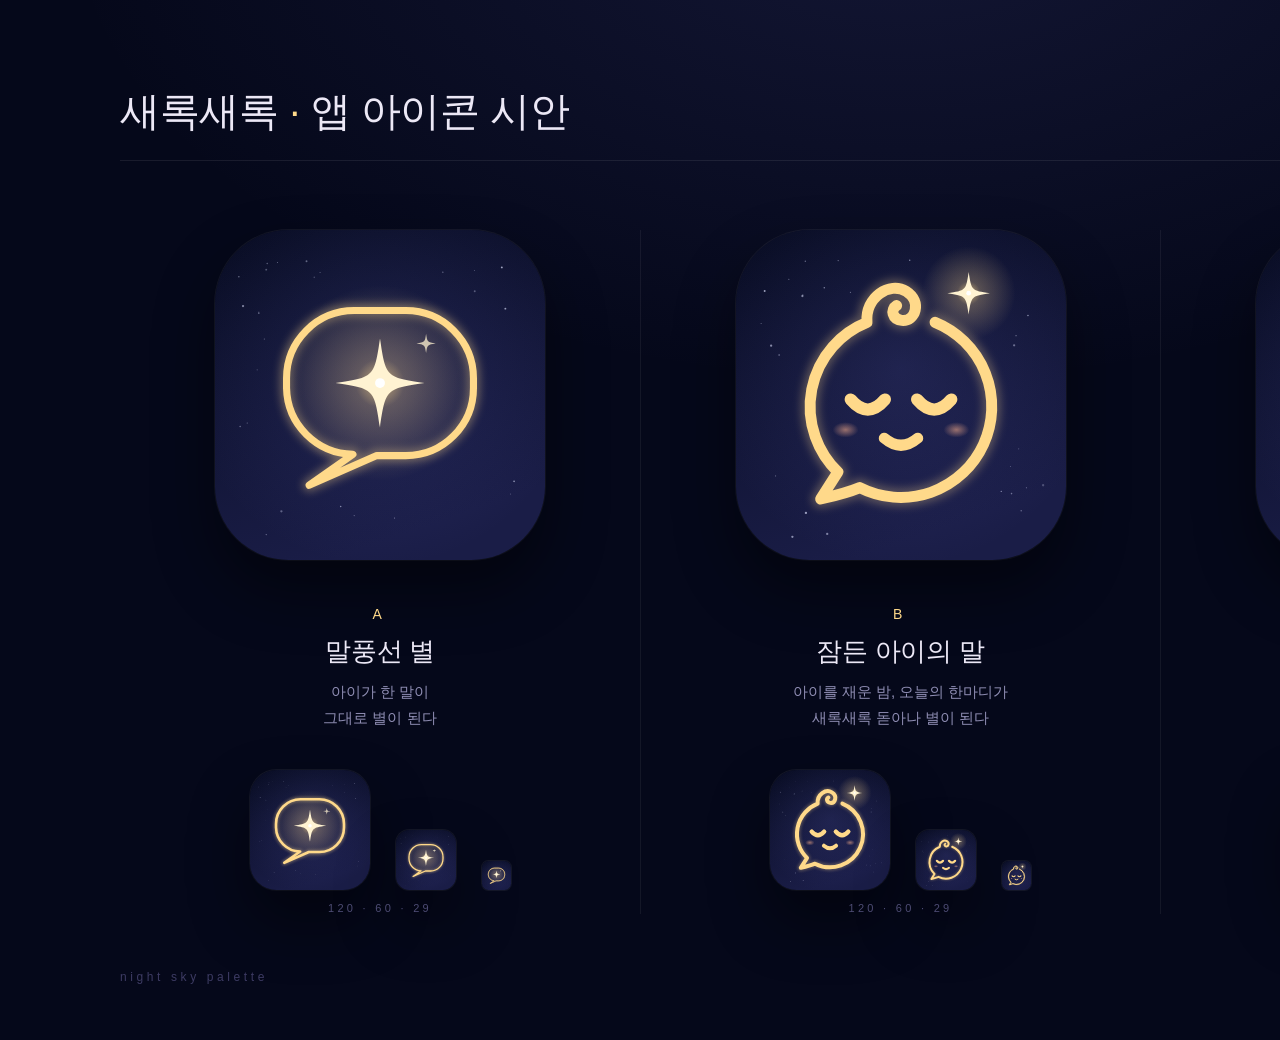
<file: design/icon-concepts/board.html>
<!doctype html>
<html lang="ko">
<head>
<meta charset="utf-8">
<style>
  @font-face { font-family: 'Jura'; src: url('file:///Users/hg229/Library/Application%20Support/Claude/local-agent-mode-sessions/skills-plugin/6cb2211d-3519-4065-8e7b-ff44d97ea3b6/0ab4aa2a-90d3-4066-9759-9dc4b2f0ab49/skills/canvas-design/canvas-fonts/Jura-Light.ttf'); }
  @font-face { font-family: 'ISerif'; src: url('file:///Users/hg229/Library/Application%20Support/Claude/local-agent-mode-sessions/skills-plugin/6cb2211d-3519-4065-8e7b-ff44d97ea3b6/0ab4aa2a-90d3-4066-9759-9dc4b2f0ab49/skills/canvas-design/canvas-fonts/InstrumentSerif-Italic.ttf'); }
  * { box-sizing: border-box; margin: 0; }
  html, body { width: 1800px; height: 1040px; background: #05081a; }
  body {
    position: relative; overflow: hidden; color: #ece8f6;
    font-family: 'Apple SD Gothic Neo', sans-serif;
    background:
      radial-gradient(1200px 700px at 50% -10%, rgba(108, 111, 216, 0.14), transparent 70%),
      #05081a;
  }
  header { position: absolute; top: 84px; left: 120px; right: 120px; display: flex; justify-content: space-between; align-items: baseline; }
  header h1 { font-family: 'Apple SD Gothic Neo', sans-serif; font-weight: 300; font-size: 40px; letter-spacing: -0.01em; color: #ece8f6; }
  header h1 span { color: #ffd98a; }
  header p { font-family: 'Jura', sans-serif; font-size: 15px; letter-spacing: 0.32em; color: #75739a; text-transform: uppercase; }
  .rule { position: absolute; top: 160px; left: 120px; right: 120px; height: 1px; background: rgba(255,255,255,0.08); }
  .grid { position: absolute; top: 230px; left: 120px; right: 120px; display: grid; grid-template-columns: repeat(3, 1fr); gap: 0; }
  .col { display: flex; flex-direction: column; align-items: center; }
  .col + .col { border-left: 1px solid rgba(255,255,255,0.06); }
  .icon { border-radius: 22.37%; overflow: hidden; box-shadow: 0 30px 60px rgba(0,0,0,0.45), 0 0 0 1px rgba(255,255,255,0.06); }
  .icon img { display: block; width: 100%; height: 100%; }
  .big { width: 330px; height: 330px; }
  .mark { margin-top: 46px; font-family: 'Jura', sans-serif; font-size: 14px; letter-spacing: 0.4em; color: #ffd98a; }
  .name { margin-top: 12px; font-size: 26px; font-weight: 500; letter-spacing: -0.01em; }
  .desc { margin-top: 10px; font-size: 15px; line-height: 1.7; color: #8f8db3; text-align: center; }
  .sizes { margin-top: 40px; display: flex; align-items: flex-end; gap: 26px; }
  .s120 { width: 120px; height: 120px; }
  .s60 { width: 60px; height: 60px; }
  .s29 { width: 29px; height: 29px; box-shadow: 0 0 0 1px rgba(255,255,255,0.06); }
  .size-label { margin-top: 12px; font-family: 'Jura', sans-serif; font-size: 11px; letter-spacing: 0.3em; color: #4e4c74; }
  footer { position: absolute; bottom: 56px; left: 120px; right: 120px; display: flex; justify-content: space-between; font-family: 'Jura', sans-serif; font-size: 12px; letter-spacing: 0.3em; color: #3d3b63; }
  .swatches { display: flex; gap: 14px; align-items: center; }
  .swatches i { width: 14px; height: 14px; border-radius: 50%; display: inline-block; }
</style>
</head>
<body>
  <header>
    <h1>새록새록 <span>·</span> 앱 아이콘 시안</h1>
    <p>Quiet Luminance — study 01</p>
  </header>
  <div class="rule"></div>

  <div class="grid">
    <div class="col">
      <div class="icon big"><img src="a-speech-star.svg"></div>
      <p class="mark">A</p>
      <p class="name">말풍선 별</p>
      <p class="desc">아이가 한 말이<br>그대로 별이 된다</p>
      <div class="sizes"><div class="icon s120"><img src="a-speech-star.svg"></div><div class="icon s60"><img src="a-speech-star.svg"></div><div class="icon s29"><img src="a-speech-star.svg"></div></div>
      <p class="size-label">120 · 60 · 29</p>
    </div>
    <div class="col">
      <div class="icon big"><img src="b-sleepy-word.svg"></div>
      <p class="mark">B</p>
      <p class="name">잠든 아이의 말</p>
      <p class="desc">아이를 재운 밤, 오늘의 한마디가<br>새록새록 돋아나 별이 된다</p>
      <div class="sizes"><div class="icon s120"><img src="b-sleepy-word.svg"></div><div class="icon s60"><img src="b-sleepy-word.svg"></div><div class="icon s29"><img src="b-sleepy-word.svg"></div></div>
      <p class="size-label">120 · 60 · 29</p>
    </div>
    <div class="col">
      <div class="icon big"><img src="c-quote-constellation.svg"></div>
      <p class="mark">C</p>
      <p class="name">따옴표 별자리</p>
      <p class="desc">말을 여는 따옴표가<br>별과 이어져 별자리가 된다</p>
      <div class="sizes"><div class="icon s120"><img src="c-quote-constellation.svg"></div><div class="icon s60"><img src="c-quote-constellation.svg"></div><div class="icon s29"><img src="c-quote-constellation.svg"></div></div>
      <p class="size-label">120 · 60 · 29</p>
    </div>
  </div>

  <footer>
    <span>night sky palette</span>
    <span class="swatches"><i style="background:#080c22;box-shadow:0 0 0 1px #2a2d55"></i><i style="background:#1a1d47"></i><i style="background:#b9b7ff"></i><i style="background:#ffd98a"></i><i style="background:#fff3d2"></i></span>
  </footer>
</body>
</html>
</file>
